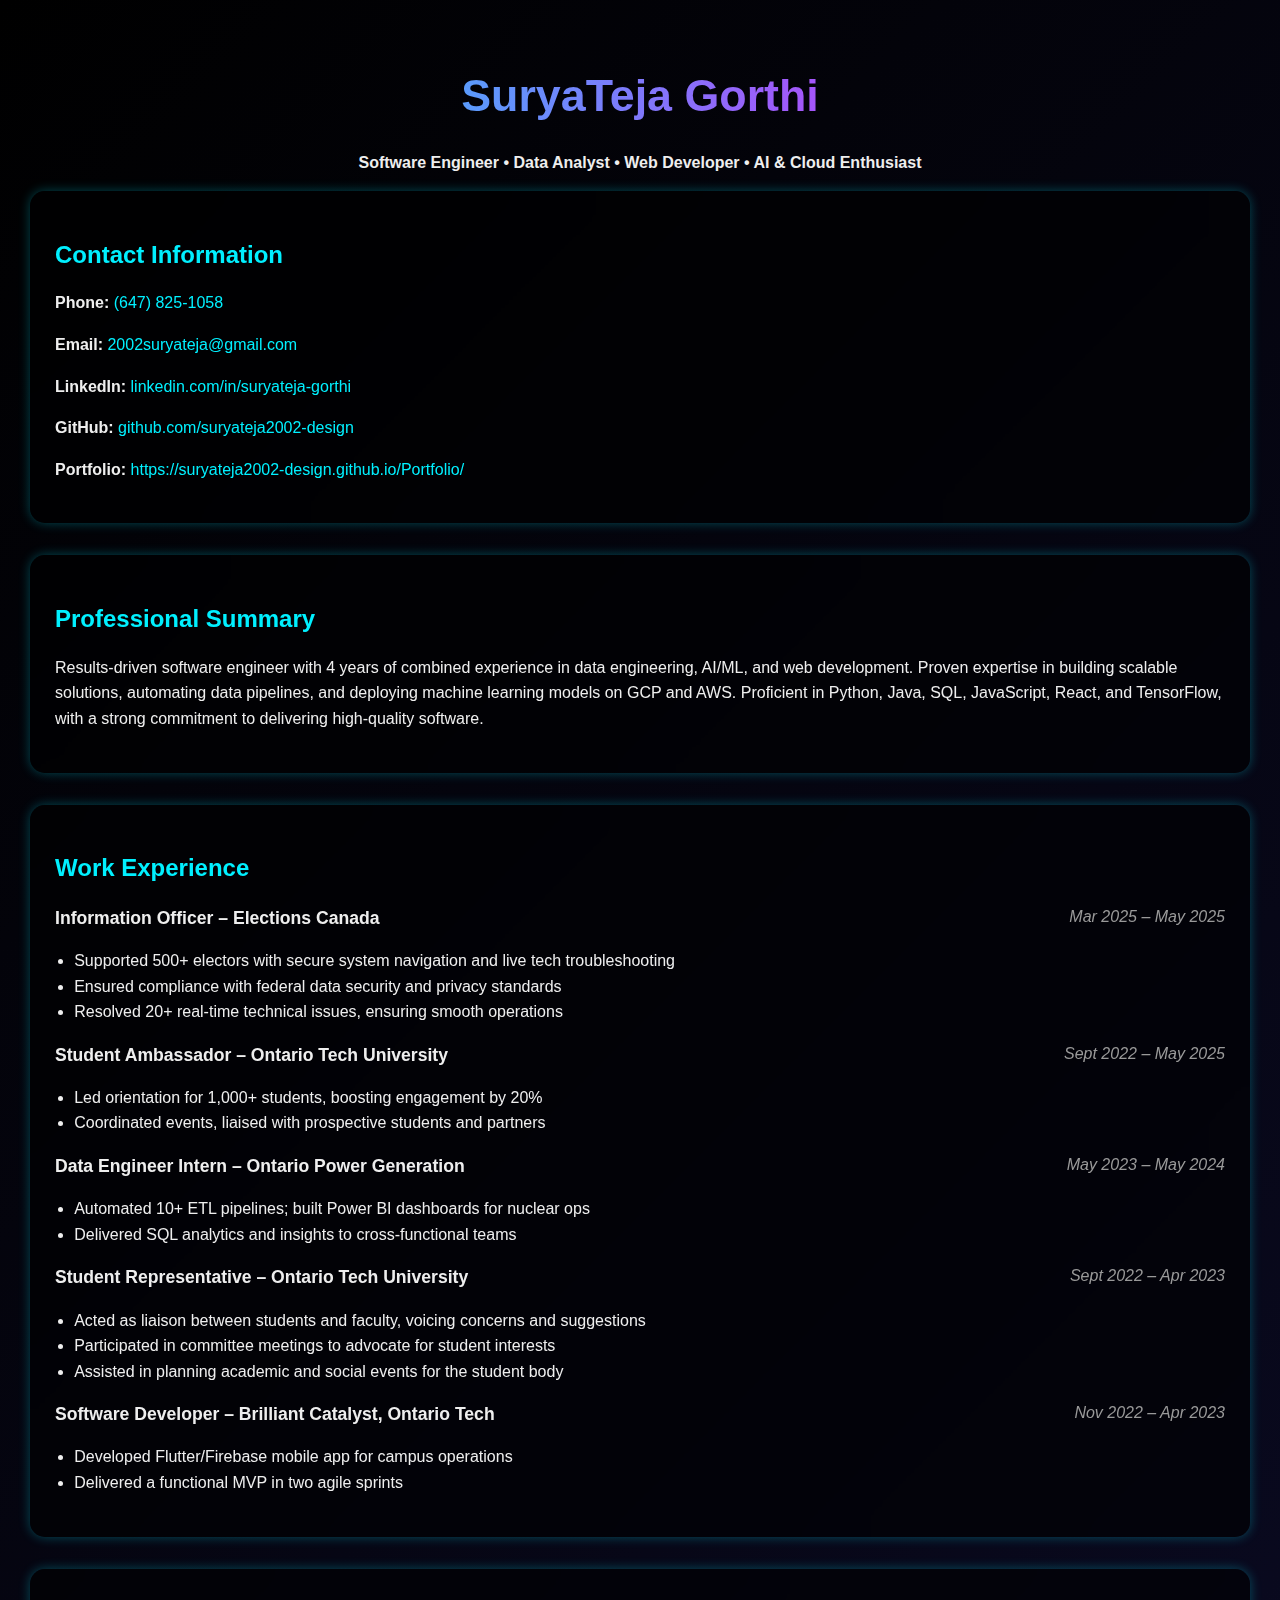
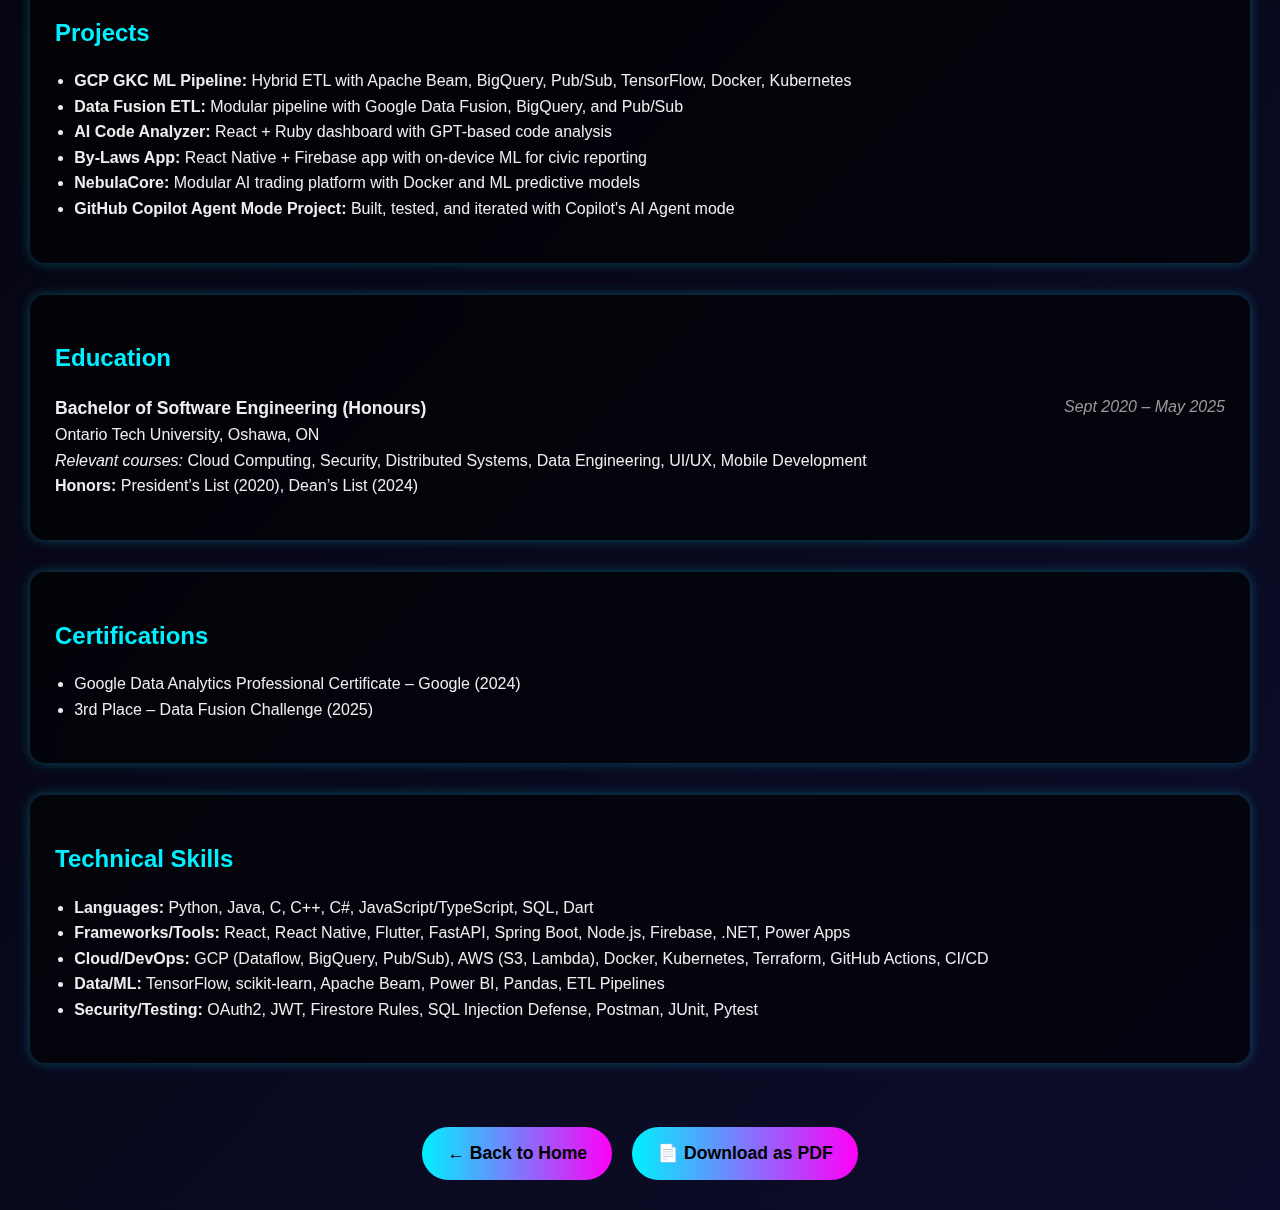
<file: resume.html>
<!DOCTYPE html>
<html lang="en">
<head>
  <meta charset="UTF-8" />
  <meta name="viewport" content="width=device-width, initial-scale=1.0"/>
  <title>SuryaTeja Gorthi – Resume</title>
  <style>
    /* Styles retained from your original */
    body {
      margin: 0;
      padding: 30px;
      background: linear-gradient(135deg, #000000, #0d0d2b);
      color: #eee;
      font-family: 'Segoe UI', Tahoma, Geneva, Verdana, sans-serif;
      line-height: 1.6;
    }

    h1, h2 {
      color: #00f0ff;
      margin-bottom: 0.4em;
    }

    h1 {
      font-size: 2.8rem;
      text-align: center;
      background: linear-gradient(90deg, #00f0ff, #ff00f7);
      -webkit-background-clip: text;
      -webkit-text-fill-color: transparent;
    }

    .section {
      background: rgba(0,0,0,0.6);
      padding: 25px;
      margin-bottom: 2em;
      border-radius: 15px;
      backdrop-filter: blur(15px);
      -webkit-backdrop-filter: blur(15px);
      box-shadow: 0 0 12px rgba(0,240,255,0.3);
    }

    .section:hover {
      box-shadow: 0 0 20px rgba(255,0,247,0.5);
      transition: all 0.3s ease;
    }

    .title {
      font-weight: bold;
      font-size: 1.1em;
    }

    .date {
      float: right;
      color: #999;
      font-style: italic;
    }

    a {
      color: #00f0ff;
      text-decoration: none;
    }

    ul {
      padding-left: 1.2em;
    }

    .footer-buttons {
      display: flex;
      justify-content: center;
      margin-top: 4em;
      gap: 20px;
      flex-wrap: wrap;
    }

    .footer-buttons a, .footer-buttons button {
      padding: 12px 25px;
      background: linear-gradient(90deg, #00f0ff, #ff00f7);
      color: black;
      border: none;
      border-radius: 30px;
      font-weight: bold;
      text-decoration: none;
      font-size: 1.1rem;
      cursor: pointer;
      transition: background 0.3s;
    }

    .footer-buttons a:hover, .footer-buttons button:hover {
      background: linear-gradient(90deg, #ff00f7, #00f0ff);
    }

    @media print {
      body {
        background: white;
        color: black;
        padding: 0;
        margin: 0;
      }
      h1, h2 {
        color: black;
      }
      .section {
        background: none;
        box-shadow: none;
      }
      .footer-buttons {
        display: none !important;
      }
    }
  </style>
</head>

<body>

  <h1>SuryaTeja Gorthi</h1>
  <p style="text-align: center;"><strong>Software Engineer • Data Analyst • Web Developer • AI & Cloud Enthusiast</strong></p>

  <div class="section">
    <h2>Contact Information</h2>
    <p><strong>Phone:</strong> <a href="tel:+16478251058">(647) 825-1058</a></p>
    <p><strong>Email:</strong> <a href="mailto:2002suryateja@gmail.com">2002suryateja@gmail.com</a></p>
    <p><strong>LinkedIn:</strong> <a href="https://www.linkedin.com/in/suryateja-gorthi-7b9253238/" target="_blank" rel="noopener noreferrer">linkedin.com/in/suryateja-gorthi</a></p>
    <p><strong>GitHub:</strong> <a href="https://github.com/suryateja2002-design" target="_blank" rel="noopener noreferrer">github.com/suryateja2002-design</a></p>
    <p><strong>Portfolio:</strong> <a href="https://suryateja2002-design.github.io/Portfolio/" target="_blank" rel="noopener noreferrer">https://suryateja2002-design.github.io/Portfolio/</a></p>
  </div>

  <div class="section">
    <h2>Professional Summary</h2>
    <p>
      Results-driven software engineer with 4 years of combined experience in data engineering, AI/ML, and web development.
      Proven expertise in building scalable solutions, automating data pipelines, and deploying machine learning models on GCP and AWS.
      Proficient in Python, Java, SQL, JavaScript, React, and TensorFlow, with a strong commitment to delivering high-quality software.
    </p>
  </div>

  <div class="section">
    <h2>Work Experience</h2>
    <p><span class="title">Information Officer – Elections Canada</span> <span class="date">Mar 2025 – May 2025</span></p>
    <ul>
      <li>Supported 500+ electors with secure system navigation and live tech troubleshooting</li>
      <li>Ensured compliance with federal data security and privacy standards</li>
      <li>Resolved 20+ real-time technical issues, ensuring smooth operations</li>
    </ul>

    <p><span class="title">Student Ambassador – Ontario Tech University</span> <span class="date">Sept 2022 – May 2025</span></p>
    <ul>
      <li>Led orientation for 1,000+ students, boosting engagement by 20%</li>
      <li>Coordinated events, liaised with prospective students and partners</li>
    </ul>

    <p><span class="title">Data Engineer Intern – Ontario Power Generation</span> <span class="date">May 2023 – May 2024</span></p>
    <ul>
      <li>Automated 10+ ETL pipelines; built Power BI dashboards for nuclear ops</li>
      <li>Delivered SQL analytics and insights to cross-functional teams</li>
    </ul>

    <p><span class="title">Student Representative – Ontario Tech University</span> <span class="date">Sept 2022 – Apr 2023</span></p>
    <ul>
      <li>Acted as liaison between students and faculty, voicing concerns and suggestions</li>
      <li>Participated in committee meetings to advocate for student interests</li>
      <li>Assisted in planning academic and social events for the student body</li>
    </ul>

    <p><span class="title">Software Developer – Brilliant Catalyst, Ontario Tech</span> <span class="date">Nov 2022 – Apr 2023</span></p>
    <ul>
      <li>Developed Flutter/Firebase mobile app for campus operations</li>
      <li>Delivered a functional MVP in two agile sprints</li>
    </ul>
  </div>

  <div class="section">
    <h2>Projects</h2>
    <ul>
      <li><strong>GCP GKC ML Pipeline:</strong> Hybrid ETL with Apache Beam, BigQuery, Pub/Sub, TensorFlow, Docker, Kubernetes</li>
      <li><strong>Data Fusion ETL:</strong> Modular pipeline with Google Data Fusion, BigQuery, and Pub/Sub</li>
      <li><strong>AI Code Analyzer:</strong> React + Ruby dashboard with GPT-based code analysis</li>
      <li><strong>By-Laws App:</strong> React Native + Firebase app with on-device ML for civic reporting</li>
      <li><strong>NebulaCore:</strong> Modular AI trading platform with Docker and ML predictive models</li>
      <li><strong>GitHub Copilot Agent Mode Project:</strong> Built, tested, and iterated with Copilot's AI Agent mode</li>
    </ul>
  </div>

  <div class="section">
    <h2>Education</h2>
    <p><span class="title">Bachelor of Software Engineering (Honours)</span> <span class="date">Sept 2020 – May 2025</span><br/>
    Ontario Tech University, Oshawa, ON<br/>
    <em>Relevant courses:</em> Cloud Computing, Security, Distributed Systems, Data Engineering, UI/UX, Mobile Development<br/>
    <strong>Honors:</strong> President’s List (2020), Dean’s List (2024)</p>
  </div>

  <div class="section">
    <h2>Certifications</h2>
    <ul>
      <li>Google Data Analytics Professional Certificate – Google (2024)</li>
      <li>3rd Place – Data Fusion Challenge (2025)</li>
    </ul>
  </div>

  <div class="section">
    <h2>Technical Skills</h2>
    <ul>
      <li><strong>Languages:</strong> Python, Java, C, C++, C#, JavaScript/TypeScript, SQL, Dart</li>
      <li><strong>Frameworks/Tools:</strong> React, React Native, Flutter, FastAPI, Spring Boot, Node.js, Firebase, .NET, Power Apps</li>
      <li><strong>Cloud/DevOps:</strong> GCP (Dataflow, BigQuery, Pub/Sub), AWS (S3, Lambda), Docker, Kubernetes, Terraform, GitHub Actions, CI/CD</li>
      <li><strong>Data/ML:</strong> TensorFlow, scikit-learn, Apache Beam, Power BI, Pandas, ETL Pipelines</li>
      <li><strong>Security/Testing:</strong> OAuth2, JWT, Firestore Rules, SQL Injection Defense, Postman, JUnit, Pytest</li>
    </ul>
  </div>

  <div class="footer-buttons">
    <a href="index.html">← Back to Home</a>
    <button onclick="window.print()">📄 Download as PDF</button>
  </div>

</body>
</html>
</file>
